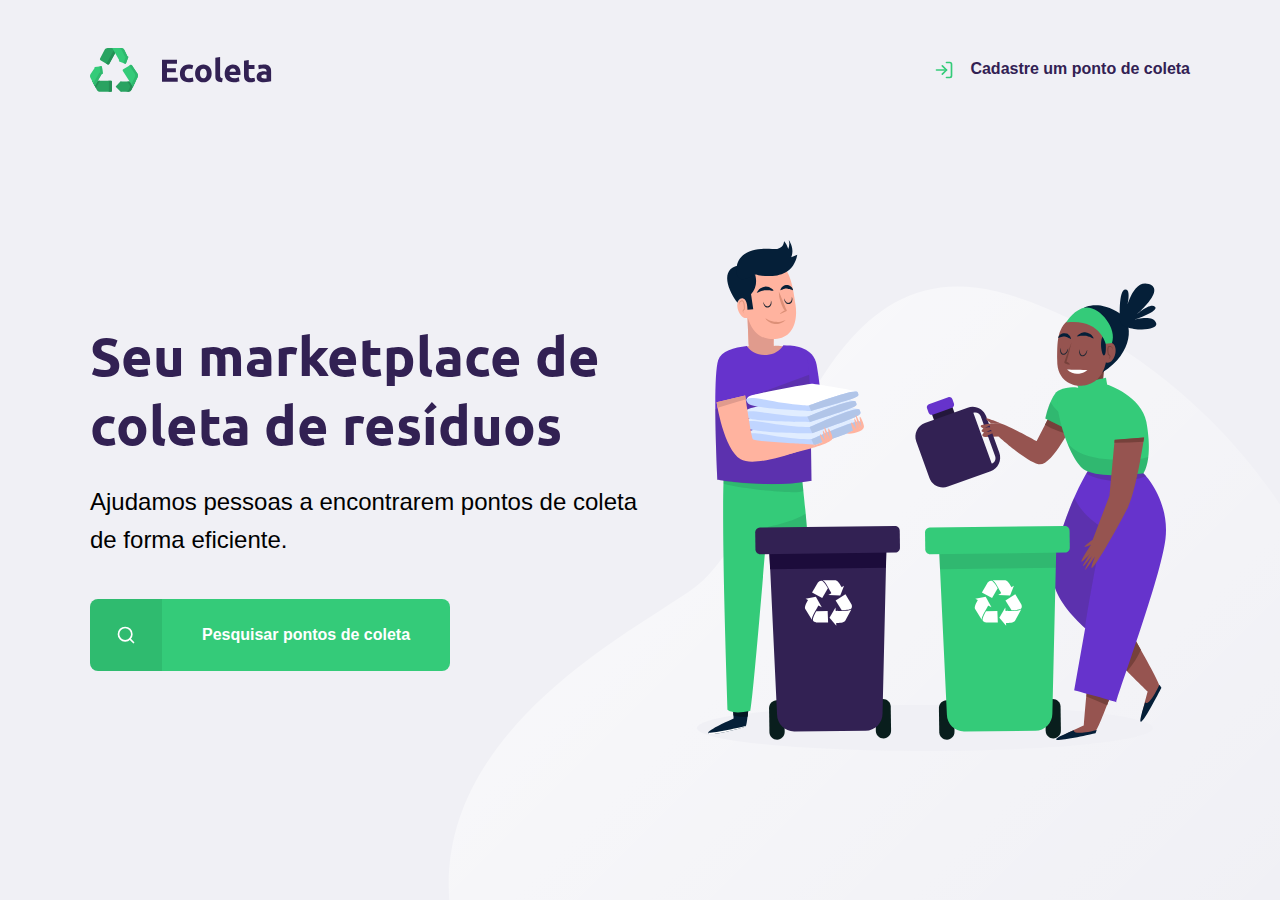
<file: NLW1/index.html>
<!DOCTYPE html>
<html lang="pt_br">
<head>
    <meta charset="UTF-8">
    <meta name="viewport" content="width=device-width, initial-scale=1.0">
    <link href="https://fonts.googleapis.com/css2?family=Ubuntu:wght@700&display=swap" rel="stylesheet">
    <link rel="stylesheet" href="styles/main.css">
    <link rel="stylesheet" href="styles/home.css">
    <link rel="stylesheet" href="styles/responsive.css">
    <title>Ecoleta</title>
</head>
<body>

    <div id="page-home">
        <div class="content">

            <header>
                <img src="assets/logo.svg" alt="Logo">
                <a href="http://google.com.br">
                    <span></span>
                    Cadastre um ponto de coleta</a>
            </header>

            <main>
                <h1>Seu marketplace de coleta de resíduos</h1>
    
                <p>Ajudamos pessoas a encontrarem pontos de coleta de forma eficiente.</p>
        
                <a href="#"><span></span><strong>Pesquisar pontos de coleta</strong></a>

            </main>

        </div>
    </div>

    
    
</body>
</html>
</file>
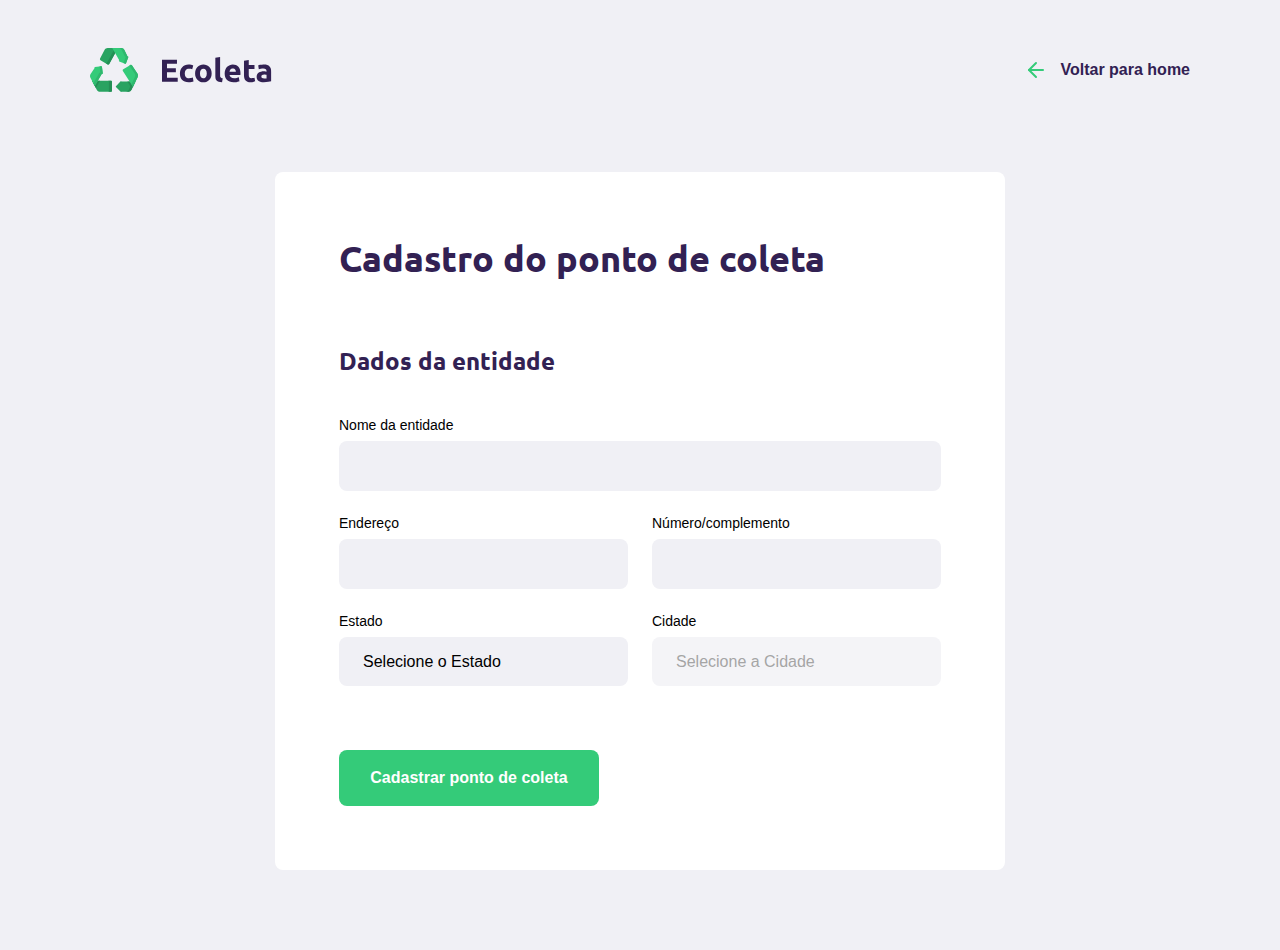
<file: NLW1/create-point.html>
<!DOCTYPE html>
<html lang="pt_br">
<head>
    <meta charset="UTF-8">
    <meta name="viewport" content="width=device-width, initial-scale=1.0">
    <link href="https://fonts.googleapis.com/css2?family=Ubuntu:wght@700&display=swap" rel="stylesheet">
    <link rel="stylesheet" href="styles/main.css">
    <link rel="stylesheet" href="styles/create-point.css">

    <link rel="stylesheet" href="styles/responsive.css">
    <title>Criar um ponto de coleta</title>
</head>
<body>

    <div id="page-create-point">

            <header>
                <img src="assets/logo.svg" alt="Logo">
                <a href="http://google.com.br">
                    <span></span>
                    Voltar para home
                </a>
            </header>

            <form action="">

                <h1>Cadastro do ponto de coleta</h1>

                <fieldset>
                    <legend>
                        <h2>Dados da entidade</h2>
                    </legend>

                    <div class="field">
                        <label for="name">Nome da entidade</label>
                        <input type="text" name="name">
                    </div>

                    <div class="field-group">
                        <div class="field">
                            <label for="address">Endereço</label>
                            <input type="text" name="address">
                        </div>
                        <div class="field">
                            <label for="address2">Número/complemento</label>
                            <input type="text" name="address2">
                        </div>
                    </div>

                    <div class="field-group">
                        <div class="field">
                            <label for="state">Estado</label>
                            <select name="uf">
                                <option value="">Selecione o Estado</option>
                            </select>
                        </div>
                        <div class="field">
                            <label for="city">Cidade</label>
                            <select name="city" disabled>
                                <option value="">Selecione a Cidade</option>
                            </select>
                        </div>
                        
                    </div>

                <!-- </fieldset>
                    
                <fieldset>
                    <legend>
                        <h2>Items de coleta</h2>
                    </legend>
                </fieldset> -->

                <button type="submit">Cadastrar ponto de coleta</button>

            </form>

    </div>

    
    
</body>
</html>
</file>
<file: NLW1/styles/main.css>
:root {
    --title-color: #322153;
    --primary-color: #34cb79;
}

*{
    margin: 0;
    padding: 0;
}

html{
    font-family: 'Roboto', sans-serif;
}

body{
    background: #f0f0f5;
}

a{
    text-decoration: none;
}

h1, h2, h3, h4, h5, h6 {
    font-family: 'Ubuntu', sans-serif;
    color: var(--title-color);
}
</file>
<file: NLW1/styles/home.css>
#page-home{
    height: 100vh;
    background: url('../assets/home-background.svg') no-repeat;
    background-position: 35vw bottom;
}

#page-home .content{
    width: 90%;
    max-width: 1100px;
    margin: 0 auto;
    height: 100%;
    display: flex;
    flex-direction: column;
}

#page-home header{
    margin-top: 48px;
    display: flex;
    align-items: center;
    justify-content: space-between;
}

#page-home header a{
    display: flex;
    color: #322153;
    font-weight: 700;
}

#page-home header a span{
    margin-right: 16px;
    display: flex;
    background-image: url('../assets/log-in.svg');
    width: 20px;
    height: 20px;
}

#page-home main{
    max-width: 560px;
    flex: 1;
    display: flex;
    flex-direction: column;
    justify-content: center;
}

#page-home main h1{
    font-size: 54px;
}

#page-home main p{
    font-size: 24px;
    line-height: 38px;
    margin-top: 24px;
}

#page-home main a{
    width: 100%;
    max-width: 360px;
    height: 72px;
    border-radius: 8px;
    display: flex;
    align-items: center;
    margin-top: 40px;
    background: var(--primary-color);

    transition: 400ms;
    color: #fff;
}

#page-home main a:hover {
    background-color: #2fb86e;
}

#page-home main a span {
    width: 72px;
    height: 72px;
    border-top-left-radius: 8px;
    border-bottom-left-radius: 8px;
    background: rgba(0, 0, 0, 0.08);
    display: flex;
    align-items: center;
    justify-content: center;
}

#page-home main a span::after{
    content: "";
    background-image: url('../assets/search.svg');
    width: 20px;
    height: 20px;
}

#page-home main a strong{
    flex: 1;
    text-align: center;
}
</file>
<file: NLW1/styles/responsive.css>
@media (max-width: 900px) {
    #page-home{
        background-position-x: 70vw;
    }

    #page-home .content{
        align-items: center;
        text-align: center;
    }

    #page-home header a{
        position: absolute;
        bottom: 48px;

        left: 50%;
        transform: translateX(-50%);
    }

    #page-home main{
        align-items: center;
    }
}

@media (min-width: 1700px) {
    #page-home {
        background-position-x: 40vw;
    }
}

@media (max-height: 760px) {
    #page-home {
        background-position-y: 200px;
    }
}
</file>
<file: NLW1/styles/create-point.css>
#page-create-point {
    width: 90%;
    max-width: 1100px;
    margin: 0 auto;
}

#page-create-point header {
    margin-top: 48px;
    display: flex;
    justify-content: space-between;
    align-items: center;
}

#page-create-point header a {
    color: var(--title-color);
    font-weight: bold;
    display: flex;
    align-items: center;
}

#page-create-point header a span {
    margin-right: 16px;
    background-image: url('../assets/arrow-left.svg');
    display: flex;
    width: 20px;
    height: 24px;
}

form{
    background-color: #fff;
    margin: 80px auto;
    padding: 64px;
    border-radius: 8px;

    max-width: 730px;
    box-sizing: border-box;
}

form h1 {
    font-size: 36px;
}

form fieldset {
    margin-top: 64px;
    border: 0;
}

form legend {
    margin-bottom: 40px;
}

form legend h2 {
    font-size: 24px;
}

form .field {
    flex: 1;
    display: flex;
    flex-direction: column;
    margin-bottom: 24px;
}

form .field-group {
    display: flex;
}

form input,
form select {
    background-color: #f0f0f5;
    border: 0;
    padding: 16px 24px;
    font-size: 16px;
    border-radius: 8px;

    outline: none;
}

form select {
    -webkit-appearance: none;
    -moz-appearance: none;
    appearance: none;
}

form label {
    font-size: 14px;
    margin-bottom: 8px;
}

form .field-group .field + .field { 
    /* Para dar propriedade no elemento que vem depois do elemento dito */
    margin-left: 24px;
}

form button {
    margin-top: 40px;
    width: 260px;
    height: 56px;
    background-color: var(--primary-color);
    border-radius: 8px;
    color: #fff;
    font-weight: 700;
    font-size: 16px;
    border: 0;

    transition: 400ms;
}

form button:hover{
    background-color: #2fb86e;
}
</file>
